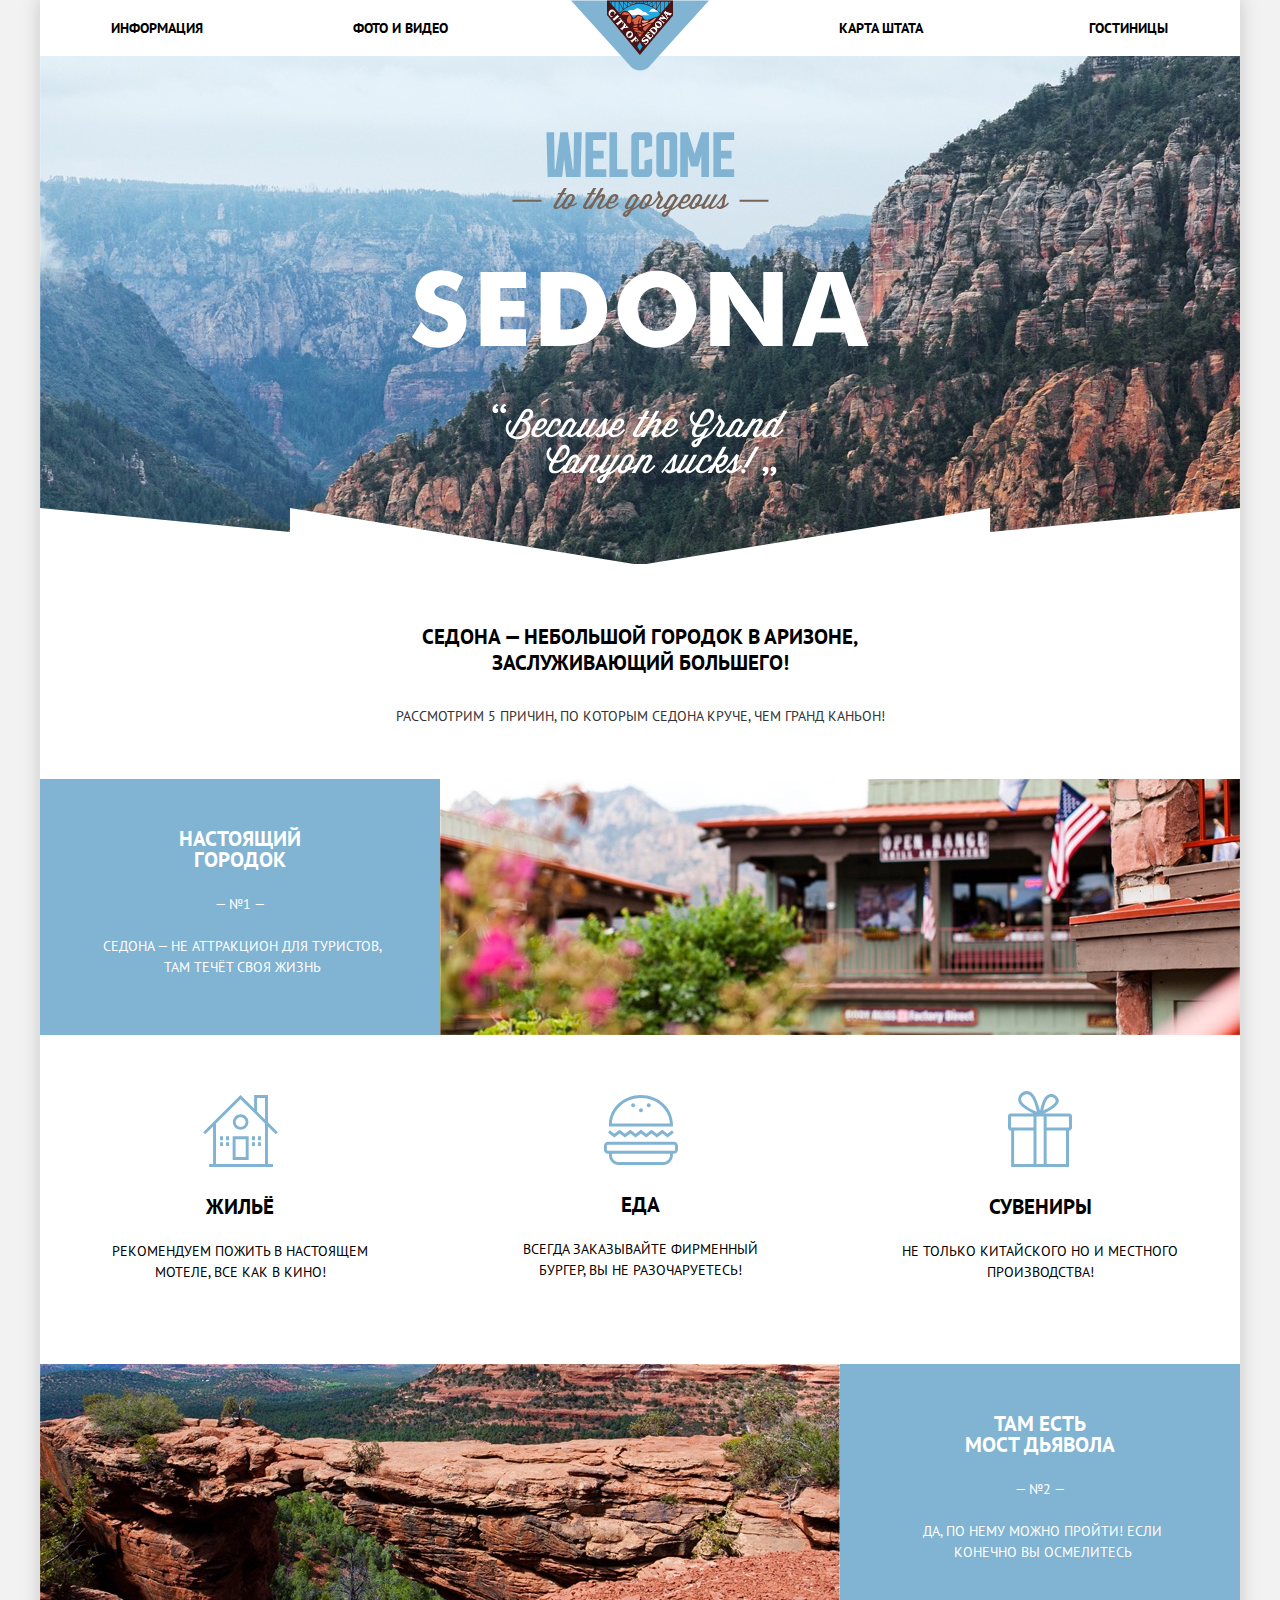
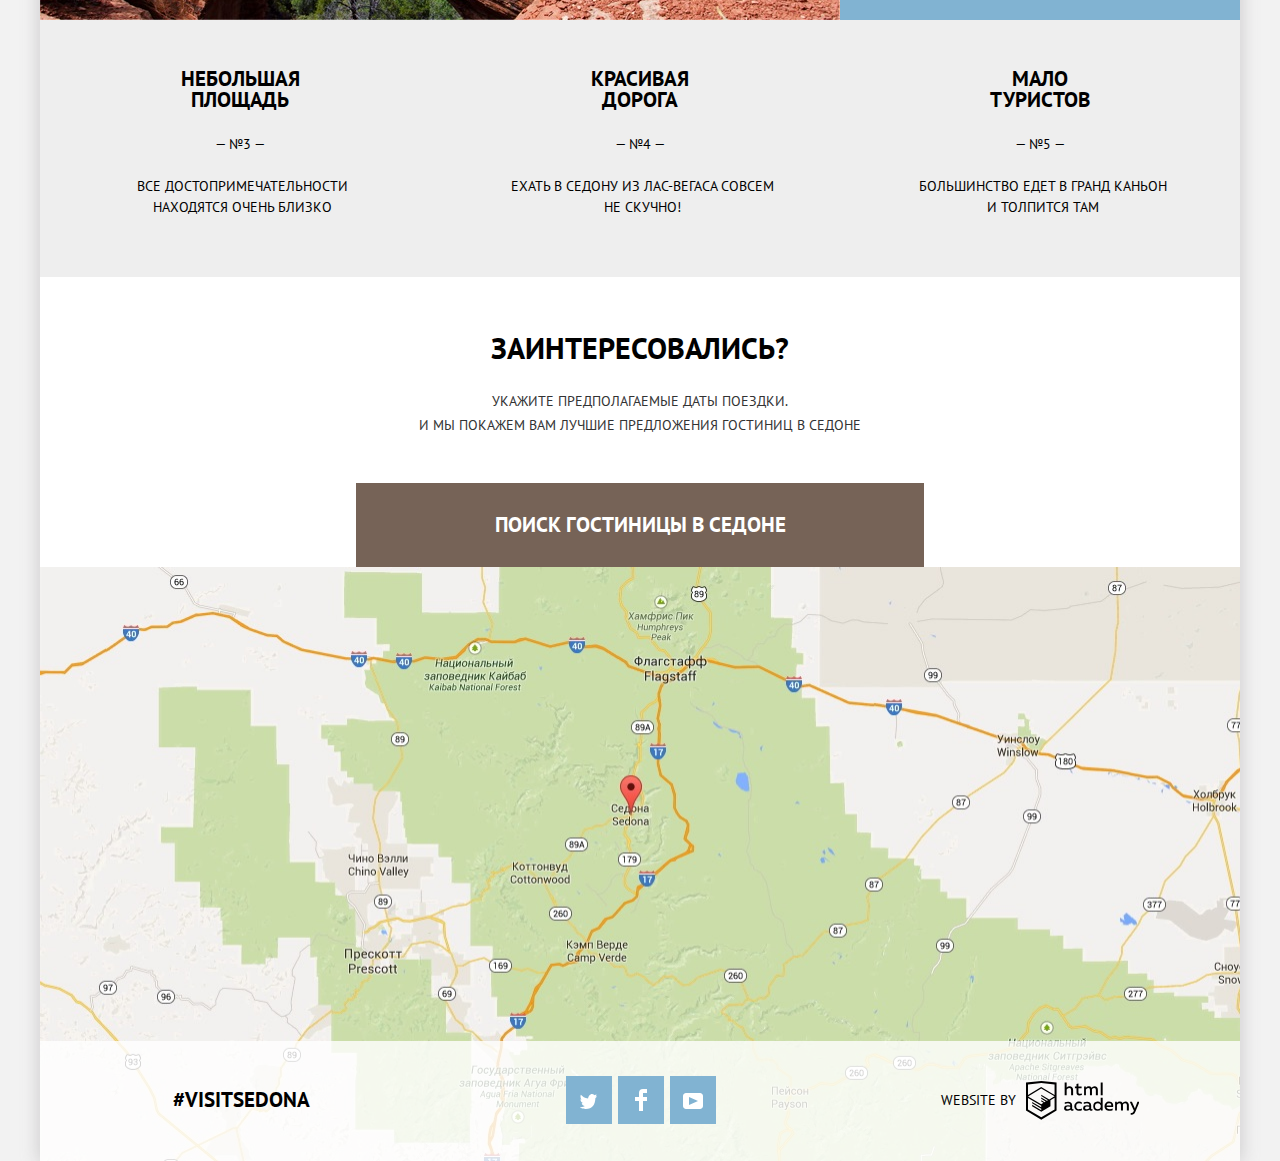
<file: index.html>
<!DOCTYPE html>
<html lang="ru">
<head>
  <meta charset="utf-8">
  <title>HTML Academy: Седона</title>
  <link href="https://fonts.googleapis.com/css?family=PT+Sans:400,700&amp;subset=cyrillic" rel="stylesheet">
  <link href="css/normalize.min.css" rel="stylesheet">
  <link href="css/style.min.css" rel="stylesheet">
</head>
<body class="page">
<div class="wrapper">
  <header class="main_header">
    <nav class="main_navigation">
      <a class="main_header_logo">
        <img src="img/logo.svg" width="138" height="71" alt="Логотип седоны">
      </a>
      <ul class="site_navigation">
        <li class="nav_item"><a class="nav_link" href="#">Информация</a></li>
        <li class="nav_item"><a class="nav_link" href="#">Фото и видео</a></li>
        <li class="nav_item"><a class="nav_link" href="#">Карта штата</a></li>
        <li class="nav_item"><a class="nav_link" href="hotels.html">гостиницы</a></li>
      </ul>
    </nav>
  </header>
  <main class="container">
    <div class="intro">
      <img class="intro_img" src="img/welcome.svg" width="458" height="352" alt="Вид на горы">
    </div>
    <div class="promo">
      <h1 class="promo_title">Седона — небольшой городок в аризоне, заслуживающий большего! </h1>
      <p class="promo_desc">Рассмотрим 5 причин, по которым седона круче, чем гранд каньон!</p>
    </div>
    <section class="reasons">
      <h2 class="visually_hidden">Причины посетить Седону</h2>
      <ol class="reasons_list">
        <li class="reasons_item">
          <div class="reason_info">
            <h3 class="reason_info_title">Настоящий городок</h3>
            <span class="reason_info_number">— №1 —</span>
            <p class="reason_info_desc">Седона — не аттракцион для туристов, там течёт своя жизнь</p>
          </div>
          <img class="reason_image" src="img/layer10.jpg" width="800" height="256" alt="город седона">
          <ul class="advantages_list">
            <li class="advantages_item">
              <img class="home" src="img/icon-1.svg" width="75" height="72" alt="жилье">
              <h4 class="advantage_title">Жильё</h4>
              <p class="advantage_desc">Рекомендуем пожить в настоящем мотеле, все как в кино!</p>
            </li>
            <li class="advantages_item">
              <img class="home" src="img/icon-3.svg" width="75" height="70" alt="еда">
              <h4 class="advantage_title">Еда</h4>
              <p class="advantage_desc">Всегда заказывайте фирменный бургер, вы не разочаруетесь!</p>
            </li>
            <li class="advantages_item">
              <img class="home" src="img/icon-2.svg" height="76" width="64" alt="сувениры">
              <h4 class="advantage_title">Сувениры</h4>
              <p class="advantage_desc">Не только китайского но и местного производства!</p>
            </li>
          </ul>
        </li>
        <li class="reasons_item">
          <img class="reason_image" src="img/layer5.jpg" width="800" height="256" alt="мост дьявола">
          <div class="reason_info">
            <h3 class="reason_info_title">Там есть<br>мост дьявола</h3>
            <span class="reason_info_number">— №2 —</span>
            <p class="reason_info_desc">Да, по нему можно пройти! Если конечно вы осмелитесь</p>
          </div>
        </li>
        <li class="reasons_item reason_item_bottom">
          <h3 class="reason_info_title">Небольшая площадь</h3>
          <span class="reason_info_number">— №3 —</span>
          <p class="reason_info_desc reason_info_desc3">Все достопримечательности находятся очень близко</p>
        </li>
        <li class="reasons_item reason_item_bottom">
          <h3 class="reason_info_title">Красивая дорога</h3>
          <span class="reason_info_number">— №4 —</span>
          <p class="reason_info_desc reason_info_desc4">Ехать в Седону из Лас-Вегаса совсем не скучно!</p>
        </li>
        <li class="reasons_item reason_item_bottom">
          <h3 class="reason_info_title">Мало туристов</h3>
          <span class="reason_info_number">— №5 —</span>
          <p class="reason_info_desc reason_info_desc5">Большинство едет в гранд каньон и толпится там</p>
        </li>
      </ol>
    </section>
    <div class="search_hotels">
      <b class="search_hotels_titles">Заинтересовались?</b>
      <p class="search_hotels_desc">Укажите предполагаемые даты поездки.<br>и мы покажем вам лучшие предложения гостиниц
        в
        седоне</p>
      <button class="search_hotels_btn" type="button">Поиск гостиницы в Седоне</button>
    </div>
    <section class="map">
      <h3 class="visually_hidden">Карта</h3>
      <form class="search_form form_show" method="post" action="https://echo.htmlacademy.ru">
        <div class="data_change">
          <label class="search_label" for="check_in">Дата заезда:</label>
          <input class="search_date" type="text" name="check_in" id="check_in" value="24 Апреля 2017">
          <button class="calendar_btn" type="button"><span class="visually_hidden">Вызов календаря</span>
            <svg width="21px" height="22px" viewBox="0 0 21 22">
              <path
                d="M19.251,2.025h-2.845V0.648c0-0.381-0.294-0.689-0.656-0.689c-0.363,0-0.656,0.308-0.656,0.689v1.377h-3.938V0.648c0-0.381-0.294-0.689-0.655-0.689c-0.363,0-0.657,0.308-0.657,0.689v1.377H5.906V0.648c0-0.381-0.294-0.689-0.656-0.689c-0.363,0-0.657,0.308-0.657,0.689v1.377H1.75C0.784,2.025,0,2.847,0,3.862v16.302C0,21.179,0.784,22,1.75,22h17.501C20.217,22,21,21.179,21,20.164V3.862C21,2.847,20.217,2.025,19.251,2.025z M19.688,20.164c0,0.253-0.195,0.459-0.437,0.459H1.75c-0.241,0-0.438-0.206-0.438-0.459V3.862c0-0.253,0.196-0.459,0.438-0.459h2.844v1.378c0,0.381,0.294,0.689,0.657,0.689c0.362,0,0.656-0.308,0.656-0.689V3.403h3.938v1.378c0,0.381,0.294,0.689,0.657,0.689c0.361,0,0.655-0.308,0.655-0.689V3.403h3.938v1.378c0,0.381,0.293,0.689,0.656,0.689c0.362,0,0.656-0.308,0.656-0.689V3.403h2.845c0.241,0,0.437,0.206,0.437,0.459V20.164z"/>
              <rect x="4.594" y="8.225" width="2.625" height="2.066"/>
              <rect x="4.594" y="11.668" width="2.625" height="2.067"/>
              <rect x="4.594" y="15.112" width="2.625" height="2.066"/>
              <rect x="9.188" y="15.112" width="2.625" height="2.066"/>
              <rect x="9.188" y="11.668" width="2.625" height="2.067"/>
              <rect x="9.188" y="8.225" width="2.625" height="2.066"/>
              <rect x="13.781" y="15.112" width="2.625" height="2.066"/>
              <rect x="13.781" y="11.668" width="2.625" height="2.067"/>
              <rect x="13.781" y="8.225" width="2.625" height="2.066"/>
            </svg>
          </button>
        </div>
        <div class="data_change">
          <label class="search_label" for="check_out">Дата выезда:</label>
          <input class="search_date" type="text" name="check_out" id="check_out" value="4 Июля 2017">
          <button class="calendar_btn" type="button"><span class="visually_hidden">Вызов календаря</span>
            <svg width="21px" height="22px" viewBox="0 0 21 22">
              <path
                d="M19.251,2.025h-2.845V0.648c0-0.381-0.294-0.689-0.656-0.689c-0.363,0-0.656,0.308-0.656,0.689v1.377h-3.938V0.648c0-0.381-0.294-0.689-0.655-0.689c-0.363,0-0.657,0.308-0.657,0.689v1.377H5.906V0.648c0-0.381-0.294-0.689-0.656-0.689c-0.363,0-0.657,0.308-0.657,0.689v1.377H1.75C0.784,2.025,0,2.847,0,3.862v16.302C0,21.179,0.784,22,1.75,22h17.501C20.217,22,21,21.179,21,20.164V3.862C21,2.847,20.217,2.025,19.251,2.025z M19.688,20.164c0,0.253-0.195,0.459-0.437,0.459H1.75c-0.241,0-0.438-0.206-0.438-0.459V3.862c0-0.253,0.196-0.459,0.438-0.459h2.844v1.378c0,0.381,0.294,0.689,0.657,0.689c0.362,0,0.656-0.308,0.656-0.689V3.403h3.938v1.378c0,0.381,0.294,0.689,0.657,0.689c0.361,0,0.655-0.308,0.655-0.689V3.403h3.938v1.378c0,0.381,0.293,0.689,0.656,0.689c0.362,0,0.656-0.308,0.656-0.689V3.403h2.845c0.241,0,0.437,0.206,0.437,0.459V20.164z"/>
              <rect x="4.594" y="8.225" width="2.625" height="2.066"/>
              <rect x="4.594" y="11.668" width="2.625" height="2.067"/>
              <rect x="4.594" y="15.112" width="2.625" height="2.066"/>
              <rect x="9.188" y="15.112" width="2.625" height="2.066"/>
              <rect x="9.188" y="11.668" width="2.625" height="2.067"/>
              <rect x="9.188" y="8.225" width="2.625" height="2.066"/>
              <rect x="13.781" y="15.112" width="2.625" height="2.066"/>
              <rect x="13.781" y="11.668" width="2.625" height="2.067"/>
              <rect x="13.781" y="8.225" width="2.625" height="2.066"/>
            </svg>
          </button>
        </div>
        <div class="guest_amount">
          <div class="guest_adult">
            <label class="search_label" for="adult_amount">Взрослые:</label>
            <button class="btn_minus" type="button"><span class="visually_hidden">Уменьшить на одного</span>−</button>
            <input class="number_search" type="text" name="adult_amount" id="adult_amount" value="2">
            <button class="btn_plus" type="button"><span class="visually_hidden">Увеличить на одного</span>+</button>
          </div>
          <div class="guest_kids">
            <label class="search_label2" for="kids_amount">Дети:</label>
            <button class="btn_minus" type="button"><span class="visually_hidden">Уменьшить на одного</span>−</button>
            <input class="number_search" type="text" name="child_amount" id="kids_amount" value="0">
            <button class="btn_plus" type="button"><span class="visually_hidden">Увеличить на одного</span>+</button>
          </div>
        </div>
        <button class="search_btn" type="submit" name="search_btn">Найти</button>
      </form>
      <img src="img/map.jpg" width="1200" height="594" alt="Карта"><iframe src="https://www.google.com/maps/embed?pb=!1m18!1m12!1m3!1d104770.38018730558!2d-111.86517855273749!3d34.85435832354931!2m3!1f0!2f0!3f0!3m2!1i1024!2i768!4f13.1!3m3!1m2!1s0x872da132f942b00d%3A0x5548c523fa6c8efd!2z0KHQtdC00L7QvdCwLCDQkNGA0LjQt9C-0L3QsCA4NjMzNiwg0KHQqNCQ!5e0!3m2!1sru!2sru!4v1536605383556" width="1200" height="594" allowfullscreen></iframe>
    </section>
  </main>
  <footer class="main_footer footer_index">
    <a class="footer_hashtag" href="#">
      #visitsedona
    </a>
    <ul class="social_list">
      <li class="social_item"><a class="social_button" href="#"><span class="visually_hidden">Твиттер</span>
        <svg width="17" height="15" xmlns="http://www.w3.org/2000/svg">
          <path
            d="M10.95.144c1.685-.496 2.984.27 3.577 1.179.673-.231 1.331-.481 2.011-.708a2.345 2.345 0 0 1-.857 1.768c.685.17 1.304-.491 1.304-.491-.169 1-1.006 1.788-1.563 2.024-.231 6.75-3.175 11.217-10.077 11.082h-.446c-.41 0-4.164-.46-4.898-1.887 2.271.196 3.893-.422 4.693-1.177-.96-.3-2.679-.477-2.979-2.95.349.106.564.228 1.19.119C1.705 8.247.374 7.53.448 5.33c.285.328 1.067.536 1.34.472C1.085 5.561-.182 2.442.894.85c1.818 1.854 3.735 3.606 7.152 3.773C8.254 2.33 9.183.793 10.95.144z"
            fill-rule="nonzero" fill="#FFF"/>
        </svg>
      </a></li>
      <li class="social_item"><a class="social_button" href="#"><span class="visually_hidden">Фейсбук</span>
        <svg width="12" height="22" xmlns="http://www.w3.org/2000/svg">
          <path d="M12 4V0H8a4 4 0 0 0-4 4v4H0v4h4v10h4V12h4V8H8V4h4z" fill-rule="nonzero" fill="#FFF"/>
        </svg>
      </a></li>
      <li class="social_item"><a class="social_button" href="#"><span class="visually_hidden">Ютуб</span>
        <svg width="20" height="16" xmlns="http://www.w3.org/2000/svg">
          <path
            d="M17 0H3C1.35 0 0 1.35 0 3v10c0 1.65 1.35 3 3 3h14c1.65 0 3-1.35 3-3V3c0-1.65-1.35-3-3-3zM6.027 11.998V4.002L15.014 8l-8.987 3.998z"
            fill-rule="nonzero" fill="#FFF"/>
        </svg>
      </a></li>
    </ul>
    <a class="footer_copyright" href="https://htmlacademy.ru/intensive/htmlcss">
      <span class="footer_logo_text">website by</span>
      <svg id="Layer_1" data-name="Layer 1" xmlns="http://www.w3.org/2000/svg" viewBox="0 0 113 39"><title>
        logo_name</title>
        <path
          d="M401.93,351.51a2.07,2.07,0,0,0,.58-0.11v1.4a3.41,3.41,0,0,1-1.24.22,1.75,1.75,0,0,1-1.75-1,5.08,5.08,0,0,1-3.3,1.13c-1.59,0-3.06-.87-3.06-2.68,0-2.24,2.08-2.93,3.9-2.93a11.63,11.63,0,0,1,2.28.26v-0.31c0-1.09-.8-1.86-2.3-1.86a7.79,7.79,0,0,0-3.15.67v-1.79a10.72,10.72,0,0,1,3.35-.58c2.48,0,4,1.18,4,3.83v3.14A0.57,0.57,0,0,0,401.93,351.51Zm-6.76-1.19a1.42,1.42,0,0,0,1.64,1.29,3.56,3.56,0,0,0,2.53-1V349.1a10.21,10.21,0,0,0-1.9-.22C396.34,348.89,395.17,349.23,395.17,350.33Z"
          transform="translate(-355.09 -323.29)"/>
        <path
          d="M408.15,343.91a5.29,5.29,0,0,1,2.7.67v1.79a4.28,4.28,0,0,0-2.42-.73,2.89,2.89,0,1,0,0,5.76,5.26,5.26,0,0,0,2.55-.67v1.8a6.58,6.58,0,0,1-2.9.6,4.42,4.42,0,0,1-4.72-4.54A4.54,4.54,0,0,1,408.15,343.91Z"
          transform="translate(-355.09 -323.29)"/>
        <path
          d="M420.93,351.51a2.07,2.07,0,0,0,.58-0.11v1.4a3.41,3.41,0,0,1-1.24.22,1.75,1.75,0,0,1-1.75-1,5.08,5.08,0,0,1-3.3,1.13c-1.59,0-3.06-.87-3.06-2.68,0-2.24,2.08-2.93,3.9-2.93a11.63,11.63,0,0,1,2.28.26v-0.31c0-1.09-.8-1.86-2.3-1.86a7.79,7.79,0,0,0-3.15.67v-1.79a10.72,10.72,0,0,1,3.35-.58c2.48,0,4,1.18,4,3.83v3.14A0.57,0.57,0,0,0,420.93,351.51Zm-6.76-1.19a1.42,1.42,0,0,0,1.64,1.29,3.56,3.56,0,0,0,2.53-1V349.1a10.21,10.21,0,0,0-1.9-.22C415.33,348.89,414.17,349.23,414.17,350.33Z"
          transform="translate(-355.09 -323.29)"/>
        <path
          d="M431.76,340.14V352.9H430v-1.39a4.07,4.07,0,0,1-3.35,1.62,4.62,4.62,0,0,1,0-9.22,4,4,0,0,1,3.15,1.37v-5.14h2ZM427,345.62a2.9,2.9,0,0,0,0,5.8,3,3,0,0,0,2.79-1.84v-2.13A3.06,3.06,0,0,0,427,345.62Z"
          transform="translate(-355.09 -323.29)"/>
        <path
          d="M438.08,343.91c3.48,0,4.68,2.81,4.12,5.34h-6.58c0.22,1.57,1.75,2.22,3.35,2.22a6.41,6.41,0,0,0,2.77-.62v1.68a7.5,7.5,0,0,1-3.14.6c-2.68,0-5-1.53-5-4.61A4.39,4.39,0,0,1,438.08,343.91Zm0.09,1.62a2.39,2.39,0,0,0-2.57,2.26h4.85A2.06,2.06,0,0,0,438.17,345.53Z"
          transform="translate(-355.09 -323.29)"/>
        <path
          d="M444.19,352.9v-8.75h1.73v1.09a4,4,0,0,1,2.92-1.33,3,3,0,0,1,2.73,1.4,4.33,4.33,0,0,1,3.06-1.4,3.21,3.21,0,0,1,3.32,3.52v5.47h-2v-5.41a1.67,1.67,0,0,0-1.73-1.84,2.94,2.94,0,0,0-2.17,1.18c0,0.2,0,.4,0,0.6v5.47h-2v-5.41a1.67,1.67,0,0,0-1.73-1.84,3.11,3.11,0,0,0-2.32,1.35v5.91h-2Z"
          transform="translate(-355.09 -323.29)"/>
        <path
          d="M466.56,344.15h2l-4.1,9.93c-0.95,2.28-2.19,3-3.52,3a5,5,0,0,1-1.15-.15v-1.66a3,3,0,0,0,.89.13c0.95,0,1.66-.67,2.17-2l0.18-.44-4.16-8.82H461l3,6.6Z"
          transform="translate(-355.09 -323.29)"/>
        <path
          d="M395.75,324.82v5a4,4,0,0,1,2.83-1.2,3.41,3.41,0,0,1,3.61,3.57v5.41h-2v-5.16a1.9,1.9,0,0,0-2-2.1,3.08,3.08,0,0,0-2.44,1.46v5.8h-2V324.82h2Z"
          transform="translate(-355.09 -323.29)"/>
        <path
          d="M407.52,325.71v3.12h3.17v1.71h-3.17v4c0,1.15.53,1.53,1.66,1.53a4.71,4.71,0,0,0,1.77-.35v1.68a7.14,7.14,0,0,1-2.35.38,2.68,2.68,0,0,1-3-2.88v-4.38H404v-1.71h1.57v-2.64Z"
          transform="translate(-355.09 -323.29)"/>
        <path
          d="M413.19,337.58v-8.75h1.73v1.09a4,4,0,0,1,2.92-1.33,3,3,0,0,1,2.73,1.4,4.33,4.33,0,0,1,3.06-1.4,3.21,3.21,0,0,1,3.32,3.52v5.47h-2v-5.41a1.67,1.67,0,0,0-1.73-1.84,2.94,2.94,0,0,0-2.17,1.18c0,0.2,0,.4,0,0.6v5.47h-2v-5.41a1.67,1.67,0,0,0-1.73-1.84,3.11,3.11,0,0,0-2.32,1.35v5.91h-2Z"
          transform="translate(-355.09 -323.29)"/>
        <rect x="74.72" y="1.52" width="1.95" height="12.76"/>
        <path
          d="M370.53,323.31l-0.16,0-15.28,1.6v28L370.37,362l15.28-9.09v-28Zm13.12,28.45-13.28,7.9-13.28-7.9V340.28l13.22,7.87,0,1.43-9.07-5.4v1.38l9.11,5.47,0,1.46-9.1-5.42v1.38l9.11,5.47h0l9.19-5.5v-1.39h0v-4.52l4.1-2.45v11.67Zm0-13.16L380,340.74h0l-1.68,1-8-4.76v1.38l6.84,4.07-0.06,0-0.15.09-1,.57-5.64-3.36v1.38l4.45,2.65-1.05.7,0,0-3.36-2v1.38l2.21,1.3-2.25,1.35-13.16-7.82,13.17-7.92h0Zm0-1.39-13.35-7.87h0l-13.2,7.86v-10.5l13.28-1.39,13.28,1.39v10.51Z"
          transform="translate(-355.09 -323.29)"/>
      </svg>
    </a>
  </footer>
</div>
<script src="js/script.min.js"></script>
</body>
</html>
</file>
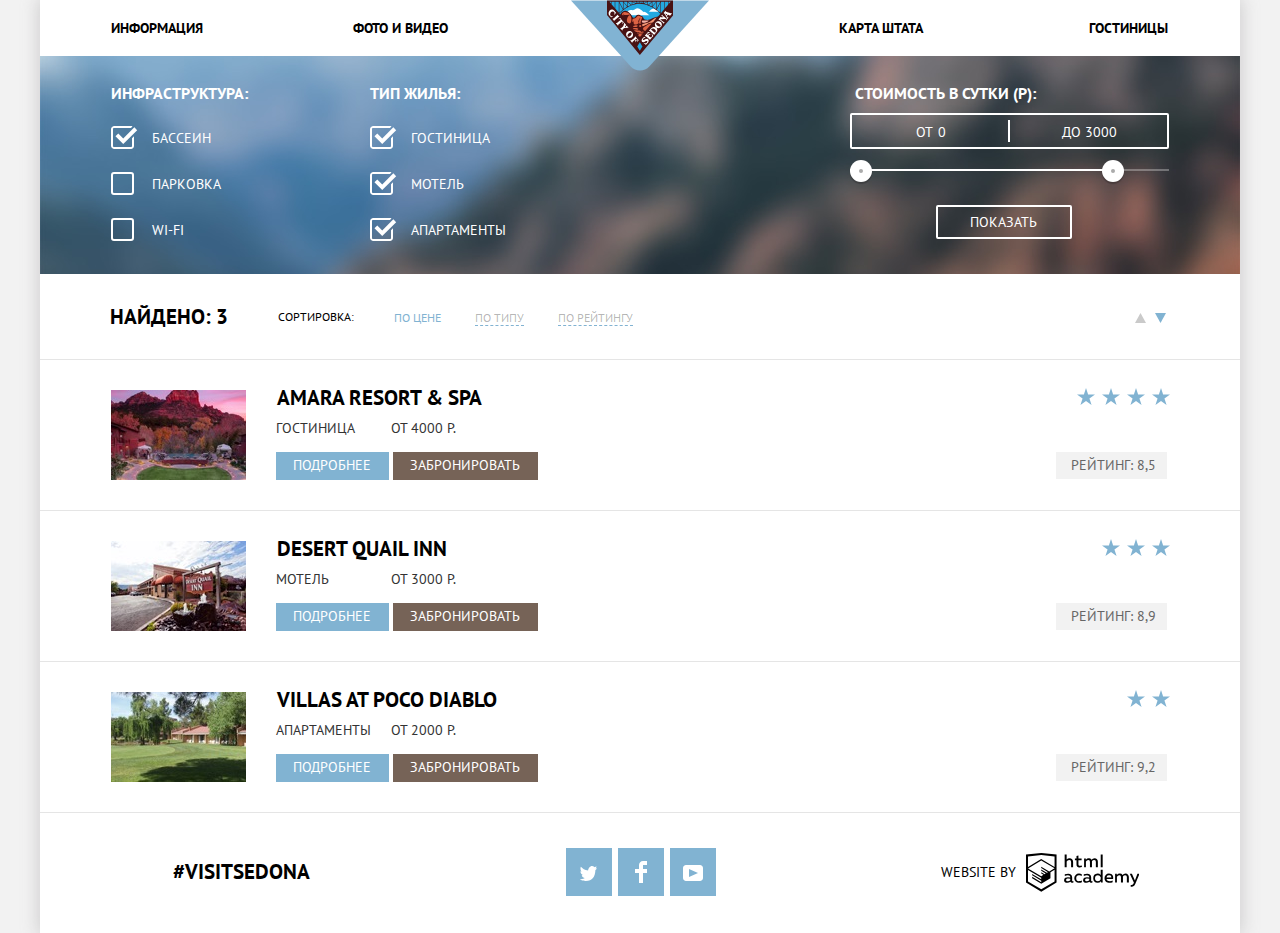
<file: hotels.html>
<!DOCTYPE html>
<html lang="en">
<head>
  <meta charset="UTF-8">
  <title>Гостиницы</title>
  <link href="https://fonts.googleapis.com/css?family=PT+Sans:400,700&amp;subset=cyrillic" rel="stylesheet">
  <link href="css/normalize.min.css" rel="stylesheet">
  <link href="css/style.min.css" rel="stylesheet">
</head>
<body class="page">
<div class="wrapper">
  <header class="main_header">
    <nav class="main_navigation">
      <a href="index.html" class="main_header_logo">
        <img src="img/logo.svg" width="138" height="71" alt="Логотип седоны">
      </a>
      <ul class="site_navigation">
        <li class="nav_item"><a class="nav_link" href="#">Информация</a></li>
        <li class="nav_item"><a class="nav_link" href="#">Фото и видео</a></li>
        <li class="nav_item"><a class="nav_link" href="#">Карта штата</a></li>
        <li class="nav_item"><a class="nav_link" href="hotels.html">гостиницы</a></li>
      </ul>
    </nav>
  </header>
  <main class="main">
    <div class="hotels_form_container">
      <form class="hotels_form" method="post" action="https://echo.htmlacademy.ru">
        <fieldset class="filter_group">
          <legend class="filter_title">
            Инфраструктура:
          </legend>
          <input class="checkbox visually_hidden" type="checkbox" name="pool" id="pool" checked>
          <label class="custom_label" for="pool">Бассеин</label>
          <input class="checkbox visually_hidden" type="checkbox" name="parking" id="parking">
          <label class="custom_label" for="parking">Парковка</label>
          <input class="checkbox visually_hidden" type="checkbox" name="wi-fi" id="wi-fi">
          <label class="custom_label" for="wi-fi">Wi-fi</label>
        </fieldset>
        <fieldset class="filter_group">
          <legend class="filter_title">
            Тип жилья:
          </legend>
          <input class="checkbox visually_hidden" type="checkbox" name="hotel" id="hotel" checked>
          <label class="custom_label" for="hotel">Гостиница</label>
          <input class="checkbox visually_hidden" type="checkbox" name="motel" id="motel" checked>
          <label class="custom_label" for="motel">Мотель</label>
          <input class="checkbox visually_hidden" type="checkbox" name="apartments" id="apartments" checked>
          <label class="custom_label" for="apartments">Апартаменты</label>
        </fieldset>
        <fieldset class="filter_range">
          <div class="filter_range_title">Стоимость в сутки (Р):</div>
          <div class="price_controls">
            <div class="price_container">
              <label class="min_price" for="min_price">От </label>
              <input type="text" id="min_price" name="min_price" value="0">
            </div>
            <div class="price_container">
              <label class="max_price" for="max_price">До </label>
              <input type="text" id="max_price" name="max_price" value="3000">
            </div>
          </div>
          <div class="range_controls">
            <div class="scale">
              <div class="bar"></div>
            </div>
            <div class="range_toggle range_toggle_min"></div>
            <div class="range_toggle range_toggle_max"></div>
          </div>
          <button class="btn_form">Показать</button>
        </fieldset>
      </form>
    </div>
    <div class="search_result">
      <span class="found">Найдено: <output>3</output></span>
      <span class="sort">Сортировка:</span>
      <ul class="sort_list">
        <li class="sort_item sort_item_active"><a class="sort_link">По цене</a></li>
        <li class="sort_item"><a class="sort_link">По типу</a></li>
        <li class="sort_item"><a class="sort_link">По рейтингу</a></li>
      </ul>
      <div class="sort_btns">
        <button class="sort_btn sort_btn_up"><span class="visually_hidden">По возрастанию</span></button>
        <button class="sort_btn sort_btn_down sort_btn_active"><span class="visually_hidden">По убыванию</span></button>
      </div>
    </div>
    <section class="hotels">
      <h2 class="visually_hidden">Найденные гостинницы</h2>
      <ul class="hotels_list">
        <li class="hotels_item">
          <figure class="hotel">
            <img class="hotel_image" src="img/layer21.jpg" width="135" height="90" alt="Amara Resort & SPA">
            <figcaption class="hotel_spec">
              <div class="hotel_desc">
                <h3 class="hotel_title"><a class="hotel_link" href="#">Amara Resort & SPA</a></h3>
                <p class="hotel_info">
                  <span class="hotel_type">Гостиница</span>
                  <span class="hotel_price">От 4000 р.</span>
                </p>
                <div class="hotel_btns">
                  <a class="hotel_btn" href="#">Подробнее</a>
                  <a class="hotel_btn hotel_btn_book" href="#">Забронировать</a>
                </div>
              </div>
              <div class="hotel_rate">
                <span class="visually_hidden">4 звезды</span>
                <ul class="rate_list">
                  <li class="rate_item"></li>
                  <li class="rate_item"></li>
                  <li class="rate_item"></li>
                  <li class="rate_item"></li>
                </ul>
                <span class="rate">Рейтинг: <output>8,5</output></span>
              </div>
            </figcaption>
          </figure>
        </li>
        <li class="hotels_item">
          <figure class="hotel">
            <img class="hotel_image" src="img/layer89.jpg" width="135" height="90" alt="Desert Quail Inn">
            <figcaption class="hotel_spec">
              <div class="hotel_desc">
                <h3 class="hotel_title"><a class="hotel_link" href="#">Desert Quail Inn</a></h3>
                <p class="hotel_info">
                  <span class="hotel_type">Мотель</span>
                  <span class="hotel_price">От 3000 р.</span>
                </p>
                <div class="hotel_btns">
                  <a class="hotel_btn" href="#">Подробнее</a>
                  <a class="hotel_btn hotel_btn_book" href="#">Забронировать</a>
                </div>
              </div>
              <div class="hotel_rate">
                <span class="visually_hidden">3 звезды</span>
                <ul class="rate_list">
                  <li class="rate_item"></li>
                  <li class="rate_item"></li>
                  <li class="rate_item"></li>
                </ul>
                <span class="rate">Рейтинг: <output>8,9</output></span>
              </div>
            </figcaption>
          </figure>
        </li>
        <li class="hotels_item">
          <figure class="hotel">
            <img class="hotel_image" src="img/layer22.jpg" width="135" height="90" alt="Villas At Poco Diablo">
            <figcaption class="hotel_spec">
              <div class="hotel_desc">
                <h3 class="hotel_title"><a class="hotel_link" href="#">Villas At Poco Diablo</a></h3>
                <p class="hotel_info">
                  <span class="hotel_type">Апартаменты</span>
                  <span class="hotel_price">От 2000 р.</span>
                </p>
                <div class="hotel_btns">
                  <a class="hotel_btn" href="#">Подробнее</a>
                  <a class="hotel_btn hotel_btn_book" href="#">Забронировать</a>
                </div>
              </div>
              <div class="hotel_rate">
                <span class="visually_hidden">2 звезды</span>
                <ul class="rate_list">
                  <li class="rate_item"></li>
                  <li class="rate_item"></li>
                </ul>
                <span class="rate">Рейтинг: <output>9,2</output></span>
              </div>
            </figcaption>
          </figure>
        </li>
      </ul>
    </section>
  </main>
  <footer class="main_footer">
    <a class="footer_hashtag" href="#">
      #visitsedona
    </a>
    <ul class="social_list">
      <li class="social_item"><a class="social_button" href="#"><span class="visually_hidden">Твиттер</span>
        <svg width="17px" height="15px">
          <path fill="#FFFFFF" d="M10.95,0.144c1.685-0.496,2.984,0.27,3.577,1.179c0.673-0.231,1.331-0.481,2.011-0.708
									c-0.004,0.861-0.522,1.513-0.857,1.768c0.685,0.17,1.304-0.491,1.304-0.491c-0.169,1-1.006,1.788-1.563,2.024
									c-0.231,6.75-3.175,11.217-10.077,11.082c-0.522,0,0.075,0-0.446,0c-0.41,0-4.164-0.46-4.898-1.887
									c2.271,0.196,3.893-0.422,4.693-1.177c-0.96-0.3-2.679-0.477-2.979-2.95C2.064,9.09,2.279,9.212,2.905,9.103
									C1.705,8.247,0.374,7.53,0.448,5.33c0.285,0.328,1.067,0.536,1.34,0.472c-0.703-0.241-1.97-3.36-0.894-4.952
									c1.818,1.854,3.735,3.606,7.152,3.773C8.254,2.33,9.183,0.793,10.95,0.144z"/>
        </svg>
      </a></li>
      <li class="social_item"><a class="social_button" href="#"><span class="visually_hidden">Фейсбук</span>
        <svg width="12px" height="22px">
          <path fill="#FFFFFF" d="M12,4V0H8C5.791,0,4,1.791,4,4v4H0v4h4v10h4V12h4V8H8V4H12z"/>
        </svg>
      </a></li>
      <li class="social_item"><a class="social_button" href="#"><span class="visually_hidden">Ютуб</span>
        <svg width="20px" height="16px">
          <path fill="#FFFFFF" d="M17,0H3C1.35,0,0,1.35,0,3v10c0,1.65,1.35,3,3,3h14c1.65,0,3-1.35,3-3V3C20,1.35,18.65,0,17,0z
									 M6.027,11.998V4.002L15.014,8L6.027,11.998z"/>
        </svg>
      </a></li>
    </ul>
    <a class="footer_copyright" href="https://htmlacademy.ru/intensive/htmlcss">
      <span class="footer_logo_text">website by</span>
      <svg id="Layer_1" data-name="Layer 1" xmlns="http://www.w3.org/2000/svg" viewBox="0 0 113 39"><title>
        logo_name</title>
        <path
          d="M401.93,351.51a2.07,2.07,0,0,0,.58-0.11v1.4a3.41,3.41,0,0,1-1.24.22,1.75,1.75,0,0,1-1.75-1,5.08,5.08,0,0,1-3.3,1.13c-1.59,0-3.06-.87-3.06-2.68,0-2.24,2.08-2.93,3.9-2.93a11.63,11.63,0,0,1,2.28.26v-0.31c0-1.09-.8-1.86-2.3-1.86a7.79,7.79,0,0,0-3.15.67v-1.79a10.72,10.72,0,0,1,3.35-.58c2.48,0,4,1.18,4,3.83v3.14A0.57,0.57,0,0,0,401.93,351.51Zm-6.76-1.19a1.42,1.42,0,0,0,1.64,1.29,3.56,3.56,0,0,0,2.53-1V349.1a10.21,10.21,0,0,0-1.9-.22C396.34,348.89,395.17,349.23,395.17,350.33Z"
          transform="translate(-355.09 -323.29)"/>
        <path
          d="M408.15,343.91a5.29,5.29,0,0,1,2.7.67v1.79a4.28,4.28,0,0,0-2.42-.73,2.89,2.89,0,1,0,0,5.76,5.26,5.26,0,0,0,2.55-.67v1.8a6.58,6.58,0,0,1-2.9.6,4.42,4.42,0,0,1-4.72-4.54A4.54,4.54,0,0,1,408.15,343.91Z"
          transform="translate(-355.09 -323.29)"/>
        <path
          d="M420.93,351.51a2.07,2.07,0,0,0,.58-0.11v1.4a3.41,3.41,0,0,1-1.24.22,1.75,1.75,0,0,1-1.75-1,5.08,5.08,0,0,1-3.3,1.13c-1.59,0-3.06-.87-3.06-2.68,0-2.24,2.08-2.93,3.9-2.93a11.63,11.63,0,0,1,2.28.26v-0.31c0-1.09-.8-1.86-2.3-1.86a7.79,7.79,0,0,0-3.15.67v-1.79a10.72,10.72,0,0,1,3.35-.58c2.48,0,4,1.18,4,3.83v3.14A0.57,0.57,0,0,0,420.93,351.51Zm-6.76-1.19a1.42,1.42,0,0,0,1.64,1.29,3.56,3.56,0,0,0,2.53-1V349.1a10.21,10.21,0,0,0-1.9-.22C415.33,348.89,414.17,349.23,414.17,350.33Z"
          transform="translate(-355.09 -323.29)"/>
        <path
          d="M431.76,340.14V352.9H430v-1.39a4.07,4.07,0,0,1-3.35,1.62,4.62,4.62,0,0,1,0-9.22,4,4,0,0,1,3.15,1.37v-5.14h2ZM427,345.62a2.9,2.9,0,0,0,0,5.8,3,3,0,0,0,2.79-1.84v-2.13A3.06,3.06,0,0,0,427,345.62Z"
          transform="translate(-355.09 -323.29)"/>
        <path
          d="M438.08,343.91c3.48,0,4.68,2.81,4.12,5.34h-6.58c0.22,1.57,1.75,2.22,3.35,2.22a6.41,6.41,0,0,0,2.77-.62v1.68a7.5,7.5,0,0,1-3.14.6c-2.68,0-5-1.53-5-4.61A4.39,4.39,0,0,1,438.08,343.91Zm0.09,1.62a2.39,2.39,0,0,0-2.57,2.26h4.85A2.06,2.06,0,0,0,438.17,345.53Z"
          transform="translate(-355.09 -323.29)"/>
        <path
          d="M444.19,352.9v-8.75h1.73v1.09a4,4,0,0,1,2.92-1.33,3,3,0,0,1,2.73,1.4,4.33,4.33,0,0,1,3.06-1.4,3.21,3.21,0,0,1,3.32,3.52v5.47h-2v-5.41a1.67,1.67,0,0,0-1.73-1.84,2.94,2.94,0,0,0-2.17,1.18c0,0.2,0,.4,0,0.6v5.47h-2v-5.41a1.67,1.67,0,0,0-1.73-1.84,3.11,3.11,0,0,0-2.32,1.35v5.91h-2Z"
          transform="translate(-355.09 -323.29)"/>
        <path
          d="M466.56,344.15h2l-4.1,9.93c-0.95,2.28-2.19,3-3.52,3a5,5,0,0,1-1.15-.15v-1.66a3,3,0,0,0,.89.13c0.95,0,1.66-.67,2.17-2l0.18-.44-4.16-8.82H461l3,6.6Z"
          transform="translate(-355.09 -323.29)"/>
        <path
          d="M395.75,324.82v5a4,4,0,0,1,2.83-1.2,3.41,3.41,0,0,1,3.61,3.57v5.41h-2v-5.16a1.9,1.9,0,0,0-2-2.1,3.08,3.08,0,0,0-2.44,1.46v5.8h-2V324.82h2Z"
          transform="translate(-355.09 -323.29)"/>
        <path
          d="M407.52,325.71v3.12h3.17v1.71h-3.17v4c0,1.15.53,1.53,1.66,1.53a4.71,4.71,0,0,0,1.77-.35v1.68a7.14,7.14,0,0,1-2.35.38,2.68,2.68,0,0,1-3-2.88v-4.38H404v-1.71h1.57v-2.64Z"
          transform="translate(-355.09 -323.29)"/>
        <path
          d="M413.19,337.58v-8.75h1.73v1.09a4,4,0,0,1,2.92-1.33,3,3,0,0,1,2.73,1.4,4.33,4.33,0,0,1,3.06-1.4,3.21,3.21,0,0,1,3.32,3.52v5.47h-2v-5.41a1.67,1.67,0,0,0-1.73-1.84,2.94,2.94,0,0,0-2.17,1.18c0,0.2,0,.4,0,0.6v5.47h-2v-5.41a1.67,1.67,0,0,0-1.73-1.84,3.11,3.11,0,0,0-2.32,1.35v5.91h-2Z"
          transform="translate(-355.09 -323.29)"/>
        <rect x="74.72" y="1.52" width="1.95" height="12.76"/>
        <path
          d="M370.53,323.31l-0.16,0-15.28,1.6v28L370.37,362l15.28-9.09v-28Zm13.12,28.45-13.28,7.9-13.28-7.9V340.28l13.22,7.87,0,1.43-9.07-5.4v1.38l9.11,5.47,0,1.46-9.1-5.42v1.38l9.11,5.47h0l9.19-5.5v-1.39h0v-4.52l4.1-2.45v11.67Zm0-13.16L380,340.74h0l-1.68,1-8-4.76v1.38l6.84,4.07-0.06,0-0.15.09-1,.57-5.64-3.36v1.38l4.45,2.65-1.05.7,0,0-3.36-2v1.38l2.21,1.3-2.25,1.35-13.16-7.82,13.17-7.92h0Zm0-1.39-13.35-7.87h0l-13.2,7.86v-10.5l13.28-1.39,13.28,1.39v10.51Z"
          transform="translate(-355.09 -323.29)"/>
      </svg>
    </a>
  </footer>
</div>
</body>
</html>
</file>
<file: css/style.min.css>
html{-webkit-box-sizing:border-box;box-sizing:border-box}*,*::before,*::after{-webkit-box-sizing:inherit;box-sizing:inherit}a{text-decoration:none}.visually_hidden{position:absolute;width:1px;height:1px;margin:-1px;padding:0;border:0;white-space:nowrap;-webkit-clip-path:inset(100%);clip-path:inset(100%);clip:rect(0 0 0 0);overflow:hidden}.page{width:100%;font-family:"PT Sans","Arial",sans-serif;font-size:14px;line-height:24px;font-weight:400;color:#000;text-transform:uppercase;background-color:#F2F2F2;padding:0 0}.wrapper{width:1200px;background-color:#fff;margin:0 auto;-webkit-box-shadow:0 0 16px 2px rgba(158,156,158,.4);box-shadow:0 0 16px 2px rgba(158,156,158,.4);overflow:hidden}.main_header_logo{margin:0;padding:0;position:absolute;z-index:1;left:50%;transform:translateX(-50%)}.main_navigation{margin:0;padding:0;display:-webkit-box;display:-webkit-flex;display:-ms-flexbox;display:flex;-webkit-justify-content:space-around;-ms-flex-pack:distribute;justify-content:space-around}.site_navigation{width:1200px;height:56px;font-size:14px;line-height:26px;color:#fff;background-color:#fff;list-style:none;display:-webkit-box;display:-webkit-flex;display:-ms-flexbox;display:flex;margin:0;padding:0;padding-top:15px;padding-bottom:15px}.nav_item{width:20%}.nav_item:nth-child(1){padding-left:71px;text-align:left}.nav_item:nth-child(2){padding-left:73px;text-align:left;margin-right:20%}.nav_item:nth-child(3){padding-right:77px;text-align:right}.nav_item:nth-child(4){padding-right:72px;text-align:right}.nav_link{color:#000;font-weight:700;margin:0;padding:0}.nav_link:hover{color:#81b3d2;font-weight:700}.nav_link:focus{color:rgba(0,0,0,.3);font-weight:700}.intro{position:relative;text-align:center;background-color:#486174;background-image:url('../img/background photo.jpg');background-repeat:no-repeat;margin:0;margin-bottom:60px;padding:0;padding-top:76px;padding-bottom:73px;background-position:center -59px}.intro::before{content:'';position:absolute;width:1200px;height:58px;left:0;bottom:-2px;background-image:url("data:image/svg+xml,%3Csvg xmlns='http://www.w3.org/2000/svg' width='1200' height='57'%3E%3Cpath fill='%23FFF' fill-rule='nonzero' d='M0 57V0l250 24V0l350 57L950 0v24l250-24v57z'/%3E%3C/svg%3E")}.promo{text-align:center}.container{margin:0;padding:0}.reasons{text-align:center;margin:0;padding:0;padding-bottom:53px}.reasons_info_title{margin:0}.reason_info_number{margin-top:0}.promo_title{font-size:21px;line-height:26px;font-weight:700;margin:0 auto;width:606px}.promo_desc{font-size:14px;line-height:26px;color:#333;font-weight:400;margin:0;margin-bottom:50px;padding:0;margin-top:27px}.reasons_list{list-style:none;margin:0;padding:0;display:-webkit-box;display:-webkit-flex;display:-ms-flexbox;display:flex;-webkit-box-orient:horizontal;-webkit-box-direction:normal;-webkit-flex-direction:row;-ms-flex-direction:row;flex-direction:row;-webkit-flex-wrap:wrap;-ms-flex-wrap:wrap;flex-wrap:wrap;width:100%}.advantages_title{display:-webkit-box;display:-webkit-flex;display:-ms-flexbox;display:flex}.advantage_desc{width:285px;margin:0 auto;line-height:21px}.advantage_desc3{width:285px;margin:0 auto}.advantage_title{position:relative;font-size:21px;margin:0;padding-top:21px;padding-bottom:22px}.advantage_title3{position:relative;font-size:21px;margin:0;padding-top:21px;padding-bottom:20px}.advantages_item{margin:0;padding:0;width:400px;color:#000;background-color:#fff}.advantages_item:nth-child(2){margin:0;padding:0;width:400px;color:#000;background-color:#fff}.advantages_item:last-child{margin:0;padding:0;width:400px;color:#000;background-color:#fff;margin-top:-4px;margin-bottom:4px}.reason_item_bottom{margin:0;padding:0;padding-bottom:59px;padding-top:41px;width:200px}.reasons_item{background-color:#81b3d2;display:-webkit-box;display:-webkit-flex;display:-ms-flexbox;display:flex;-webkit-box-orient:horizontal;-webkit-box-direction:normal;-webkit-flex-direction:row;-ms-flex-direction:row;flex-direction:row;-webkit-flex-wrap:wrap;-ms-flex-wrap:wrap;flex-wrap:wrap}.reason_item_bottom{display:block;background-color:#eee;width:400px}.reason_image{width:800px;height:256px}.reason_info{width:400px;color:#fff;padding-top:42px;padding-bottom:50px}.reason_info_title{font-size:21px;line-height:21px;font-weight:700;width:155px;margin:0 auto;margin-bottom:22px;padding-top:7px}.reasons_info_number{font-size:14px;line-height:21px;font-weight:400;margin:0;display:block;margin-bottom:20px}.reason_info_desc{font-size:14px;line-height:21px;font-weight:400;margin:0 auto;width:310px;padding-top:20px;padding-left:5px}.reason_info_desc3{width:285px}.reason_info_desc4{width:285px}.reason_info_desc5{font-size:14px;line-height:21px;font-weight:400;margin:0 auto;width:260px;padding-top:20px;padding-left:5px}.advantages_list{display:-webkit-box;display:-webkit-flex;display:-ms-flexbox;display:flex;width:100%;list-style:none;background-color:#fff;margin:0;padding:0;padding-top:60px;padding-bottom:77px}.advantages_title{display:-webkit-box;display:-webkit-flex;display:-ms-flexbox;display:flex;font-size:21px;margin:0;padding:0}.reasons_item_bottom{width:400px;margin:0;padding:0}.advantages_title{margin:0;font-size:21px;line-height:21px;font-weight:700}.advantages_desc{margin:0;font-size:14px;line-height:21px;color:#333;font-weight:400}.search_hotels{list-style:none;text-align:center}.search_hotels_titles{text-align:center;font-size:30px;line-height:36px;font-weight:700;color:#000}.search_hotels_desc{margin:0;padding-bottom:46px;padding-top:23px;text-align:center;font-size:14px;line-height:24px;font-weight:400;color:#333}.search_result{margin:0;padding:0;margin-top:30px;margin-left:70px;margin-bottom:29px;display:-webkit-box;display:-webkit-flex;display:-ms-flexbox;display:flex;-webkit-box-align:center;-webkit-align-items:center;-ms-flex-align:center;align-items:center}.search_hotels_btn{text-align:center;color:#fff;font-size:21px;line-height:26px;font-weight:700;vertical-align:middle;text-transform:uppercase;background-color:#766357;border:none;width:568px;padding:29px;cursor:pointer}.search_hotels_btn:hover{background-color:#604e43}.search_hotels_btn:focus{color:rgba(255,255,255,.3);background-color:#503e33}.search_label{font-size:14px;line-height:37px;font-weight:700;width:95px;text-align:left;margin-right:18px}.search_label2{font-size:14px;line-height:37px;font-weight:700;width:95px;margin-right:24px;padding-right:3px;text-align:right}.search_date{list-style:none;font:inherit;font-weight:700;background-color:#f2f2f2;border:2px solid transparent;width:346px;height:37px;position:relative;padding-bottom:5px;padding-top:5px;margin-left:auto;padding-left:14px;padding-right:50px;text-transform:uppercase}.calendar_btn{position:absolute;right:11px;top:5px;padding:0;padding-top:3px;background-color:transparent;border:none;cursor:pointer}.calendar_btn svg{fill:#a9a9a9}.calendar_btn:hover svg,.calendar_btn:focus svg{fill:#000}.calendar_btn:active svg{fill:#81b3d2}.search_date:hover{background-color:#ebebeb}.search_date:focus{background-color:#fff;border-color:#ebebeb}.search_btn{display:block;text-align:center;color:#fff;font-size:21px;line-height:21px;font-weight:700;text-transform:uppercase;background-color:#81b3d2;border:none;margin:0;width:458px;height:58px;cursor:pointer}.search_btn:hover{background-color:#669ec0}.search_btn:focus{color:rgba(255,255,255,.3);background-color:#5496bd}.map{list-style:none;text-align:center;margin:0;padding:0;position:relative}.map iframe{border:0;position:absolute;left:0;top:0}.main_footer{color:#000;background-color:#fff;margin:0;width:1200px;display:-webkit-box;display:-webkit-flex;display:-ms-flexbox;display:flex;-webkit-box-orient:horizontal;-webkit-box-direction:normal;-webkit-flex-direction:row;-ms-flex-direction:row;flex-direction:row;-webkit-box-align:center;-webkit-align-items:center;-ms-flex-align:center;align-items:center;padding-top:35px;padding-bottom:37px;padding-left:1px;padding-right:10px}.footer_logo_text{color:#000;margin-right:10px}.footer_index{position:relative;margin-top:-127px;background:rgba(255,255,255,.8)}.footer_hashtag{text-decoration:none;color:#000;font-size:21px;line-height:26px;font-weight:700;margin-left:132px;margin-right:30px}.social_list{padding:0;margin:0;margin-left:auto;display:-webkit-box;display:-webkit-flex;display:-ms-flexbox;display:flex;list-style:none;cursor:pointer}.social_item{display:-webkit-box;display:-webkit-flex;display:-ms-flexbox;display:flex;margin-right:6px;-webkit-box-pack:center;-webkit-justify-content:center;-ms-flex-pack:center;justify-content:center;-webkit-box-align:center;-webkit-align-items:center;-ms-flex-align:center;align-items:center;width:46px;height:48px;background-color:#81b3d2}.social_item:last-child{margin-right:0}.social_button{padding-top:7px}.social_item:hover{background-color:#669ec0}.social_item:focus{background-color:#669ec0}.social_item:active{background-color:#5496bd}.social_item:active svg{fill:#88b6d1;fill-opacity:.3}.footer_copyright{list-style:none;text-align:right;display:-webkit-box;display:-webkit-flex;display:-ms-flexbox;display:flex;-webkit-box-align:center;-webkit-align-items:center;-ms-flex-align:center;align-items:center;margin-left:auto;margin-right:91px}.footer_copyright svg{width:113px;height:39px;fill:#000}.footer_copyright svg:hover,.footer_copyright svg:focus{fill:#81b3d2}.footer_copyright svg:active{fill:#bdbbbc}.hotel{margin:0;display:-webkit-box;display:-webkit-flex;display:-ms-flexbox;display:flex;width:100%;padding-left:60px;-webkit-box-align:center;-webkit-align-items:center;-ms-flex-align:center;align-items:center;padding-right:60px}.hotel_spec{display:-webkit-box;display:-webkit-flex;display:-ms-flexbox;display:flex;-webkit-box-flex:1;-webkit-flex-grow:1;-ms-flex-positive:1;flex-grow:1}.hotels_form{margin:0;height:218px;display:-webkit-box;display:-webkit-flex;display:-ms-flexbox;display:flex;padding-left:71px;padding-top:22px;padding-bottom:18px;padding-right:48px}.hotels_form_container{color:#fff;background-color:#486174;background-image:url("../img/filter background.jpg");background-position:center -47px;background-repeat:no-repeat}.hotels_form_container fieldset{border:none}.hotels_form_container legend{font-size:16px;line-height:21px;font-weight:700;padding-top:5px;padding-bottom:15px}.filter_group{margin:0;padding:0;margin-right:122px}.form_btn:hover{color:#000;background-color:#fff}.found{color:#000;font-size:21px;line-height:26px;font-weight:700;margin:0;margin-right:50px;padding:0}.sort{color:#000;font-size:12px;line-height:18px;font-weight:400;margin:0;margin-right:40px;padding:0}.sort_list{list-style:none;margin:0;margin-right:373px;padding:0;display:-webkit-box;display:-webkit-flex;display:-ms-flexbox;display:flex}.sort_link{cursor:pointer;text-decoration:none;color:rgba(0,0,0,.3);font-size:12px;line-height:18px;font-weight:400;border-bottom:1px dashed #81b3d2}.sort_link:hover{color:#81b3d2}.sort_link:active,.sort_link:focus{color:#000;border-bottom:0}.sort_item{margin-right:34px}.sort_item_active a{border-bottom:0;color:#81b3d2}.sort_btns{list-style:none;margin:0;margin-left:90px;padding:0}.hotels{margin:0;padding:0;display:-webkit-box;display:-webkit-flex;display:-ms-flexbox;display:flex;-webkit-box-orient:vertical;-webkit-box-direction:normal;-webkit-flex-direction:column;-ms-flex-direction:column;flex-direction:column}.hotels_list{list-style:none;margin:0;padding:0}.hotels_item{border-top:1px solid #e5e5e5;margin:0;padding:0}.hotels_item:last-child{border-bottom:1px solid #e5e5e5}.hotels_item img{margin:0;padding:0;-webkit-flex-shrink:0;-ms-flex-negative:0;flex-shrink:0;margin-right:30px;margin-left:11px}.hotel_title{margin:0;margin-top:25px;padding:0;margin-bottom:7px}.hotel_type{margin:0;padding:0;float:left;width:115px}.hotel_price{margin:0;padding:0;margin-right:120px}.hotel_title a{text-decoration:none;color:#000;font-size:21px;line-height:26px;font-weight:700;padding-left:1px}.hotel_rate{margin-left:auto}.hotel_title a:hover{color:#81b3d2}.hotel_title a:focus{color:rgba(0,0,0,.3)}.hotel_info{color:#333;font-size:14px;line-height:21px;font-weight:400;margin:0;padding:0;margin-bottom:14px}.hotel_image{width:135px;height:90px}.hotel_btn{cursor:pointer;text-decoration:none;color:#fff;font-size:14px;line-height:21px;background-color:#81b3d2;padding:5px;padding-left:17px;padding-right:18px;padding-top:4px;padding-bottom:6px}.hotel_btns{margin:0;padding:0;margin-bottom:33px}.hotel_btn:hover{background-color:#669ec0}.hotel_btn:focus{color:rgba(255,255,255,.3);background-color:#5496bd}.hotel_btn_book{background-color:#766357}.hotel_btn_book:hover{background-color:#604e43}.hotel_btn_book:focus{color:rgba(255,255,255,.3);background-color:#503e33}.rate{display:block;width:111px;margin-left:auto;margin-right:13px;text-align:center;color:#666;font-size:14px;line-height:21px;font-weight:400;background-color:#f2f2f2;padding-bottom:3px;padding-top:3px;padding-left:3px}.rate_list{margin:0;padding:0;display:-webkit-box;display:-webkit-flex;display:-ms-flexbox;display:flex;-webkit-box-orient:horizontal;-webkit-box-direction:reverse;-webkit-flex-direction:row-reverse;-ms-flex-direction:row-reverse;flex-direction:row-reverse;-webkit-flex-wrap:wrap;-ms-flex-wrap:wrap;flex-wrap:wrap;list-style:none;margin-top:28px;margin-bottom:39px;padding-right:3px;padding-left:25px}.rate_item{background-image:url(../img/star.svg);background-repeat:no-repeat;width:25px;height:25px}.advantage_title{position:relative}.custom_label{display:block;padding-left:41px;position:relative;margin-bottom:22px;margin-top:7px}.custom_label::before{content:'';position:absolute;width:23px;height:23px;top:0;left:0;border:2px solid #fff;-webkit-border-radius:3px;border-radius:3px}.checkbox:checked + .custom_label::before{width:27px;height:23px;top:0;left:0;border:none;background-image:url("data:image/svg+xml,%3C%3Fxml version='1.0' encoding='UTF-8'%3F%3E%3Csvg width='27px' height='23px' viewBox='0 0 27 23' version='1.1' xmlns='http://www.w3.org/2000/svg' xmlns:xlink='http://www.w3.org/1999/xlink'%3E%3C!-- Generator: Sketch 51.2 (57519) - http://www.bohemiancoding.com/sketch --%3E%3Ctitle%3Echeckbox-on%3C/title%3E%3Cdesc%3ECreated with Sketch.%3C/desc%3E%3Cdefs%3E%3C/defs%3E%3Cg id='Pages' stroke='none' stroke-width='1' fill='none' fill-rule='evenodd'%3E%3Cg id='Hotels-1200' transform='translate(-112.000000, -128.000000)' fill='%23FFFFFF'%3E%3Cg id='filter' transform='translate(40.000000, -238.000000)'%3E%3Cg id='checkbox-on' transform='translate(72.000000, 366.000000)'%3E%3Cg id='Shape'%3E%3Cpolygon fill-rule='nonzero' points='7.285 7.486 4.456 10.315 12.239 18.098 26.171 4.166 23.343 1.337 12.239 12.439'%3E%3C/polygon%3E%3Cpath d='M21,20 C21,20.542 20.542,21 20,21 L3,21 C2.458,21 2,20.542 2,20 L2,3 C2,2.458 2.458,2 3,2 L19.908,2 L21.493,0.415 C21.0410154,0.146541778 20.5256891,0.00329969409 20,0 L3,0 C1.35,0 0,1.35 0,3 L0,20 C0,21.65 1.35,23 3,23 L20,23 C21.65,23 23,21.65 23,20 L23,10.171 L21,12.171 L21,20 Z' fill-rule='nonzero'%3E%3C/path%3E%3C/g%3E%3C/g%3E%3C/g%3E%3C/g%3E%3C/g%3E%3C/svg%3E")}.checkbox:focus + .custom_label::before{-webkit-filter:drop-shadow(0 0 2px #ffffff);filter:drop-shadow(0 0 2px #ffffff)}.search_form{width:568px;top:0;left:50%;transform:translateX(-50%);background-color:#fff;min-height:395px;position:absolute;z-index:3;display:none;padding:55px 56px;padding-top:40px;padding-bottom:54px}.data_change{font-size:14px;line-height:26px;font-weight:700;color:#000;background-color:#fff;display:-webkit-box;display:-webkit-flex;display:-ms-flexbox;display:flex;-webkit-box-sizing:border-box;box-sizing:border-box;width:100%;-webkit-box-align:center;-webkit-align-items:center;-ms-flex-align:center;align-items:center;margin-bottom:31px;margin-top:15px;position:relative}.guest_amount{display:-webkit-box;display:-webkit-flex;display:-ms-flexbox;display:flex;-webkit-box-pack:center;-webkit-justify-content:center;-ms-flex-pack:center;justify-content:center;-webkit-box-align:center;-webkit-align-items:center;-ms-flex-align:center;align-items:center;width:100%;margin-bottom:53px}.guest_adult{display:-webkit-box;display:-webkit-flex;display:-ms-flexbox;display:flex}.guest_kids{display:-webkit-box;display:-webkit-flex;display:-ms-flexbox;display:flex;margin-left:auto}.btn_minus{-webkit-box-sizing:border-box;box-sizing:border-box;border:none;width:38px;height:38px;font-size:25px;color:#a9a9a9;background-color:#f2f2f2;font-weight:700;padding-top:4px;cursor:pointer}.btn_minus:hover{color:#000;background-color:#f2f2f2}.btn_minus:focus{color:#a9a9a9;background-color:#f2f2f2}.btn_minus:active{color:#81b3d2;background-color:#f2f2f2}.btn_plus{-webkit-box-sizing:border-box;box-sizing:border-box;border:none;width:38px;font-size:25px;color:#a9a9a9;background-color:#f2f2f2;font-weight:700;padding-top:5px;cursor:pointer;padding-bottom:3px;padding-right:6px}.btn_plus:hover{color:#000;background-color:#f2f2f2}.btn_plus:focus{color:#a9a9a9;background-color:#f2f2f2}.btn_plus:active{color:#81b3d2;background-color:#f2f2f2}.number_search{margin:0;width:38px;border:none;background-color:#f2f2f2;text-align:center;font-weight:700}.btn_plus{-webkit-box-sizing:border-box;box-sizing:border-box;border:none;width:38px;height:38px;font-size:25px;color:#a9a9a9;background-color:#f2f2f2;font-weight:700}.sort_btn_up{cursor:pointer;background-color:transparent;background-image:url(../img/icon-up.svg);background-repeat:no-repeat;border:none;width:11px;height:10px;margin-right:4px;margin-left:5px}.sort_btn_up:hover{background-image:url(../img/icon-up-focus.svg);background-repeat:no-repeat}.sort_btn_up:focus{background-image:url(../img/icon-up-focus.svg);background-repeat:no-repeat}.sort_btn_up:active{background-image:url(../img/icon-up-active.svg);background-repeat:no-repeat}.sort_btn_down{cursor:pointer;background-color:transparent;background-image:url(../img/icon-down.svg);background-repeat:no-repeat;border:none;width:11px;height:10px}.sort_btn_down:hover{background-image:url(../img/icon-down-focus.svg)}.sort_btn_down:focus{background-image:url(../img/icon-down-focus.svg)}.sort_btn_down:active{background-image:url(../img/icon-down-active.svg)}.filter_range{margin-left:auto;padding-right:21px;width:351px}.filter_range_title{padding-left:5px;font-size:16px;font-weight:700;line-height:21px;margin-bottom:9px}.price_controls{display:-webkit-box;display:-ms-flexbox;display:-webkit-flex;display:flex;position:relative;height:36px;font-size:0;margin-bottom:20px;border:2px solid #fff;-webkit-border-radius:2px;border-radius:2px}.price_controls::after{content:'';position:absolute;-webkit-transform:translate(-50%,-50%);-ms-transform:translate(-50%,-50%);transform:translate(-50%,-50%);top:50%;left:50%;width:2px;height:22px;background:#fff;transform:translate(-50%,-50%)}.price_controls label{display:inline-block;vertical-align:top;font-size:14px;line-height:34px;cursor:pointer;text-align:center}.price_controls .min_price{margin-left:18%}.price_controls .max_price{margin-left:4%}.price_container{display:-webkit-box;display:-ms-flexbox;display:-webkit-flex;display:flex;-webkit-box-pack:center;-ms-flex-pack:center;-webkit-justify-content:center;justify-content:center;width:50%}.price_controls input{padding-left:3%;width:40px;font-size:14px;margin:0;height:34px;color:#fff;background:none;border:none}.range_controls{position:relative;margin-bottom:34px}.range_controls .scale{height:2px;background:rgba(255,255,255,.3)}.range_controls .bar{width:80%;height:2px;background:#fff}.range_toggle{position:absolute;top:-9px;width:22px;height:22px;background:#fff;-webkit-border-radius:50%;border-radius:50%;-webkit-box-shadow:0 2px 1px 0 rgba(0,1,1,.2);box-shadow:0 2px 1px 0 rgba(0,1,1,.2);cursor:pointer;-webkit-transition:-webkit-transform 0.4s ease;transition:-webkit-transform 0.4s ease;-o-transition:transform 0.4s ease;transition:transform 0.4s ease;transition:transform 0.4s ease,-webkit-transform 0.4s ease}.range_toggle::before{content:'';position:absolute;left:9px;top:9px;height:4px;width:4px;background:#ABABAB;-webkit-border-radius:50%;border-radius:50%}.range_toggle:hover{-webkit-transform:scale(1.1);-ms-transform:scale(1.1);transform:scale(1.1)}.range_toggle:hover::before{background:#1c4f80}.range_toggle_min{left:0}.range_toggle_max{left:79%}.btn_form{width:136px;height:34px;display:block;margin-left:86px;padding:0;font-size:14px;text-align:center;color:#fff;text-transform:uppercase;background:transparent;border:2px solid #fff;-webkit-border-radius:2px;border-radius:2px;cursor:pointer;-webkit-transition:background-color .2s ease-in-out,color .2s linear;-o-transition:background-color .2s ease-in-out,color .2s linear;transition:background-color .2s ease-in-out,color .2s linear}.btn_form:hover{background-color:#fff;color:#000}.form_show{display:block;animation-duration:1s;animation-name:show}.form_error{animation-name:shake;animation-duration:1s}@keyframes show{from{opacity:0;-webkit-transform:translate(0,0);transform:translate(0,0)}to{opacity:1;-webkit-transform:translate(-50%,0);transform:translate(-50%,0)}}@keyframes shake{0%,100%{-webkit-transform:translate(-50%,0);transform:translate(-50%,0)}10%,30%,50%,70%,90%{-webkit-transform:translate(-52%,0);transform:translate(-52%,0)}20%,40%,60%,80%{-webkit-transform:translate(-48%,0);transform:translate(-48%,0)}}
</file>
